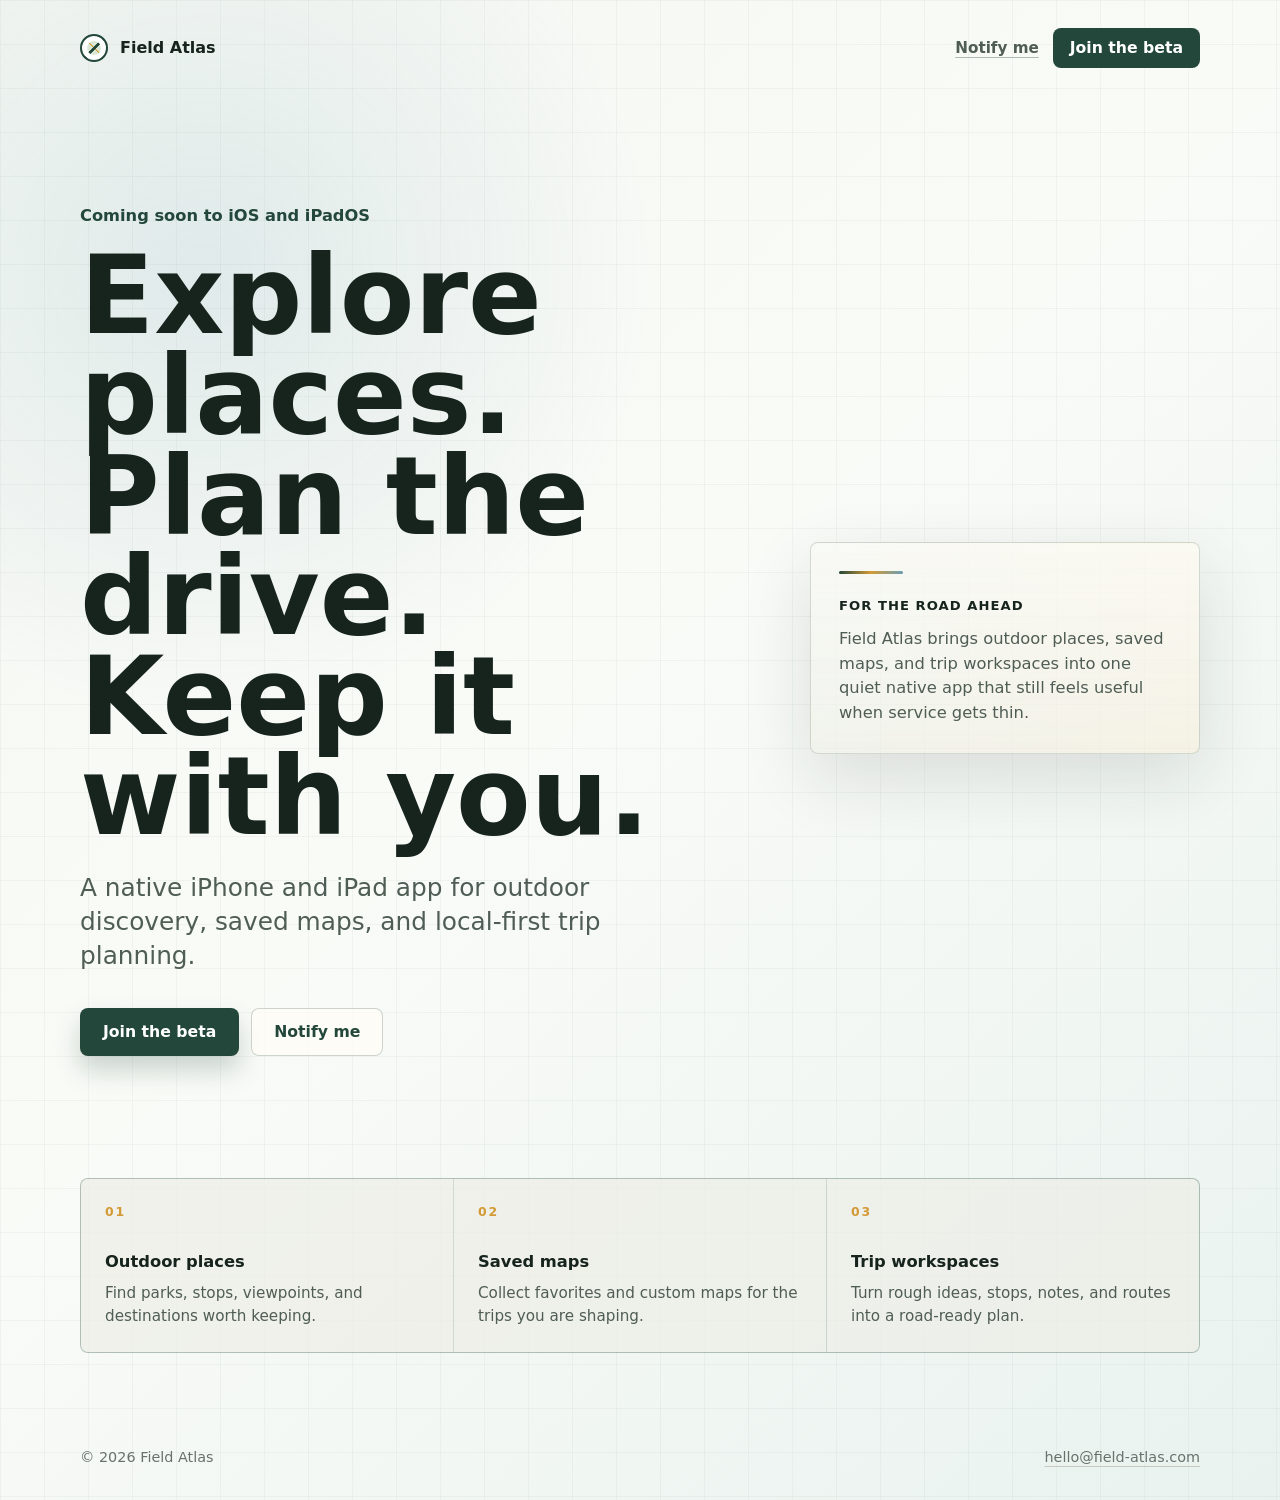
<file: index.html>
<!doctype html>
<html lang="en">
  <head>
    <meta charset="utf-8">
    <meta name="viewport" content="width=device-width, initial-scale=1">
    <title>Field Atlas - Outdoor trips, saved maps, and local-first planning</title>
    <meta
      name="description"
      content="Outdoor trips, saved maps, and local-first planning for iPhone and iPad. Field Atlas is coming soon to iOS and iPadOS."
    >
    <meta name="theme-color" content="#23473a">
    <meta property="og:title" content="Field Atlas">
    <meta property="og:site_name" content="Field Atlas">
    <meta property="og:url" content="https://www.field-atlas.com/">
    <meta
      property="og:description"
      content="Outdoor trips, saved maps, and local-first planning for iPhone and iPad."
    >
    <meta property="og:type" content="website">
    <meta property="og:image" content="https://www.field-atlas.com/assets/field-atlas-preview-v3.png">
    <meta property="og:image:secure_url" content="https://www.field-atlas.com/assets/field-atlas-preview-v3.png">
    <meta property="og:image:type" content="image/png">
    <meta property="og:image:width" content="1200">
    <meta property="og:image:height" content="630">
    <meta
      property="og:image:alt"
      content="Field Atlas preview with a field-guide map texture and the text Explore places. Plan the drive."
    >
    <meta name="twitter:card" content="summary_large_image">
    <meta name="twitter:title" content="Field Atlas">
    <meta
      name="twitter:description"
      content="Outdoor trips, saved maps, and local-first planning for iPhone and iPad."
    >
    <meta name="twitter:image" content="https://www.field-atlas.com/assets/field-atlas-preview-v3.png">
    <meta
      name="twitter:image:alt"
      content="Field Atlas preview with a field-guide map texture and the text Explore places. Plan the drive."
    >
    <link rel="canonical" href="https://www.field-atlas.com/">
    <link rel="image_src" href="https://www.field-atlas.com/assets/field-atlas-preview-v3.png">
    <link
      rel="icon"
      href='data:image/svg+xml,<svg xmlns="http://www.w3.org/2000/svg" viewBox="0 0 64 64"><rect width="64" height="64" rx="14" fill="%2323473a"/><path d="M16 42 29 16l6 20 13-8-13 20-6-20z" fill="%23ffffff"/><circle cx="43" cy="19" r="4" fill="%23d39a36"/></svg>'
    >
    <link rel="stylesheet" href="styles.css">
  </head>
  <body>
    <a class="skip-link" href="#main">Skip to content</a>

    <div class="site-shell">
      <header class="site-header" aria-label="Site header">
        <a class="brand" href="./" aria-label="Field Atlas home">
          <span class="brand-mark" aria-hidden="true"></span>
          <span>Field Atlas</span>
        </a>

        <nav class="header-actions" aria-label="Early access">
          <a
            class="text-link"
            href="mailto:hello@field-atlas.com?subject=Notify%20me%20about%20Field%20Atlas"
            data-cta="Notify me"
          >
            Notify me
          </a>
          <a
            class="button button-small"
            href="mailto:hello@field-atlas.com?subject=Field%20Atlas%20beta"
            data-cta="Join the beta"
          >
            Join the beta
          </a>
        </nav>
      </header>

      <main id="main" class="hero">
        <section class="hero-copy" aria-labelledby="hero-title">
          <p class="platform-line">Coming soon to iOS and iPadOS</p>
          <h1 id="hero-title">Explore places. Plan the drive. Keep it with you.</h1>
          <p class="hero-summary">
            A native iPhone and iPad app for outdoor discovery, saved maps, and
            local-first trip planning.
          </p>

          <div class="cta-row" aria-label="Field Atlas early access actions">
            <a
              class="button button-primary"
              href="mailto:hello@field-atlas.com?subject=Field%20Atlas%20beta"
              data-cta="Join the beta"
            >
              Join the beta
            </a>
            <a
              class="button button-secondary"
              href="mailto:hello@field-atlas.com?subject=Notify%20me%20about%20Field%20Atlas"
              data-cta="Notify me"
            >
              Notify me
            </a>
          </div>

          <p id="cta-status" class="cta-status" aria-live="polite"></p>
        </section>

        <section class="field-note" aria-label="Field Atlas focus">
          <p class="note-label">For the road ahead</p>
          <p>
            Field Atlas brings outdoor places, saved maps, and trip workspaces
            into one quiet native app that still feels useful when service gets
            thin.
          </p>
        </section>
      </main>

      <section class="feature-strip" aria-label="Field Atlas features">
        <article>
          <span class="feature-index">01</span>
          <h2>Outdoor places</h2>
          <p>Find parks, stops, viewpoints, and destinations worth keeping.</p>
        </article>
        <article>
          <span class="feature-index">02</span>
          <h2>Saved maps</h2>
          <p>Collect favorites and custom maps for the trips you are shaping.</p>
        </article>
        <article>
          <span class="feature-index">03</span>
          <h2>Trip workspaces</h2>
          <p>Turn rough ideas, stops, notes, and routes into a road-ready plan.</p>
        </article>
      </section>

      <footer class="site-footer">
        <span>&copy; <span id="year">2026</span> Field Atlas</span>
        <a href="mailto:hello@field-atlas.com">hello@field-atlas.com</a>
      </footer>
    </div>

    <script src="script.js"></script>
  </body>
</html>
</file>
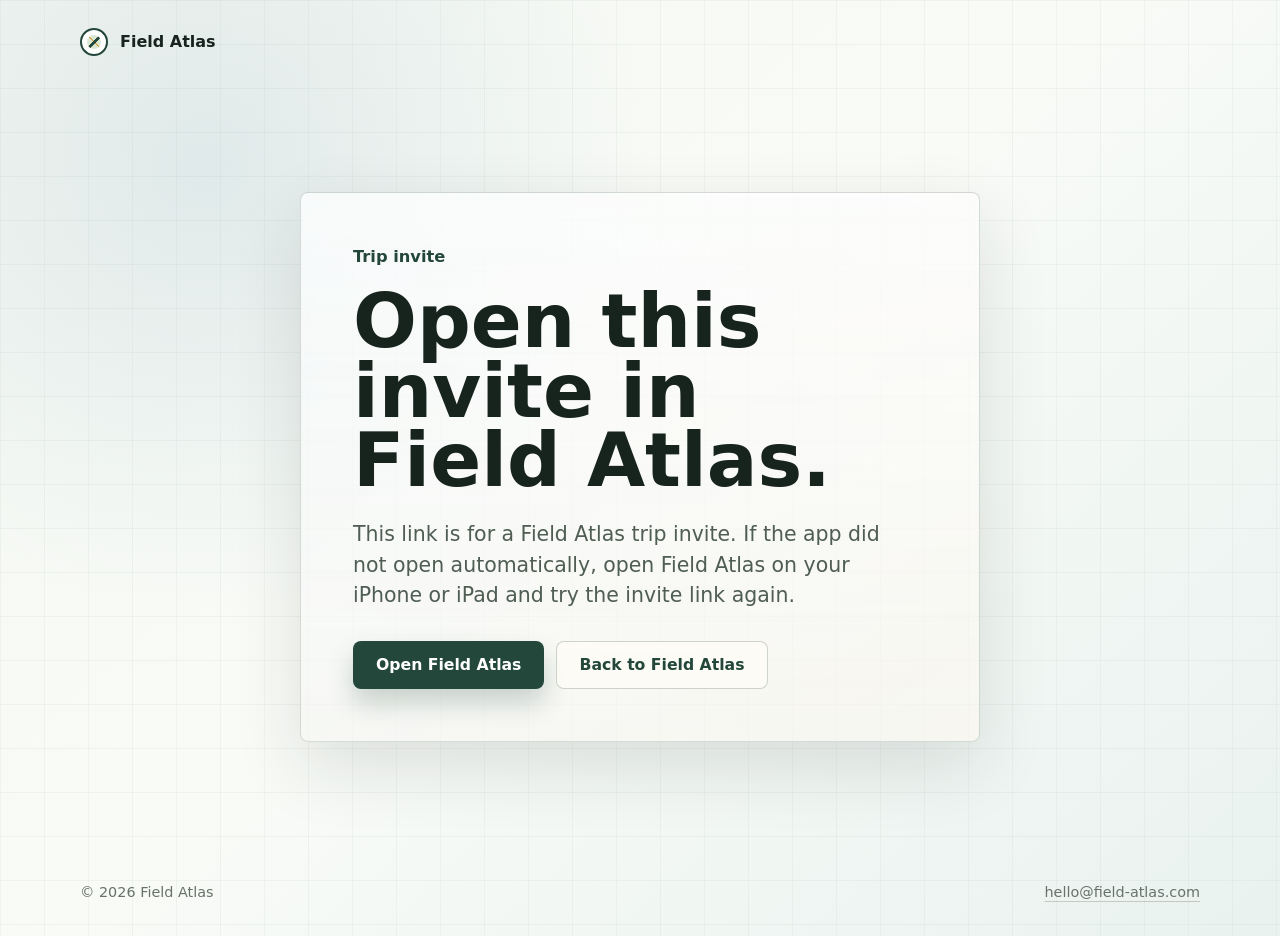
<file: invites/index.html>
<!doctype html>
<html lang="en">
  <head>
    <meta charset="utf-8">
    <meta name="viewport" content="width=device-width, initial-scale=1">
    <title>Field Atlas invite</title>
    <meta
      name="description"
      content="Open a shared Field Atlas trip invite on iPhone or iPad."
    >
    <meta name="robots" content="noindex">
    <meta name="theme-color" content="#23473a">
    <meta property="og:title" content="Field Atlas trip invite">
    <meta property="og:site_name" content="Field Atlas">
    <meta property="og:url" content="https://www.field-atlas.com/invites/">
    <meta
      property="og:description"
      content="Open a shared Field Atlas trip invite on iPhone or iPad."
    >
    <meta property="og:type" content="website">
    <meta property="og:image" content="https://www.field-atlas.com/assets/field-atlas-invite-preview-v2.png">
    <meta property="og:image:secure_url" content="https://www.field-atlas.com/assets/field-atlas-invite-preview-v2.png">
    <meta property="og:image:type" content="image/png">
    <meta property="og:image:width" content="1200">
    <meta property="og:image:height" content="630">
    <meta
      property="og:image:alt"
      content="Field Atlas trip invite preview with the text Open this trip in Field Atlas."
    >
    <meta name="twitter:card" content="summary_large_image">
    <meta name="twitter:title" content="Field Atlas trip invite">
    <meta
      name="twitter:description"
      content="Open a shared Field Atlas trip invite on iPhone or iPad."
    >
    <meta name="twitter:image" content="https://www.field-atlas.com/assets/field-atlas-invite-preview-v2.png">
    <meta
      name="twitter:image:alt"
      content="Field Atlas trip invite preview with the text Open this trip in Field Atlas."
    >
    <link rel="canonical" href="https://www.field-atlas.com/invites/">
    <link rel="image_src" href="https://www.field-atlas.com/assets/field-atlas-invite-preview-v2.png">
    <link
      rel="icon"
      href='data:image/svg+xml,<svg xmlns="http://www.w3.org/2000/svg" viewBox="0 0 64 64"><rect width="64" height="64" rx="14" fill="%2323473a"/><path d="M16 42 29 16l6 20 13-8-13 20-6-20z" fill="%23ffffff"/><circle cx="43" cy="19" r="4" fill="%23d39a36"/></svg>'
    >
    <link rel="stylesheet" href="../styles.css">
  </head>
  <body>
    <a class="skip-link" href="#main">Skip to content</a>

    <div class="site-shell invite-shell">
      <header class="site-header" aria-label="Site header">
        <a class="brand" href="../" aria-label="Field Atlas home">
          <span class="brand-mark" aria-hidden="true"></span>
          <span>Field Atlas</span>
        </a>
      </header>

      <main id="main" class="invite-page">
        <section class="invite-card" aria-labelledby="invite-title">
          <p class="platform-line">Trip invite</p>
          <h1 id="invite-title">Open this invite in Field Atlas.</h1>
          <p class="invite-summary">
            This link is for a Field Atlas trip invite. If the app did not open
            automatically, open Field Atlas on your iPhone or iPad and try the
            invite link again.
          </p>

          <div class="cta-row" aria-label="Invite actions">
            <a class="button button-primary" href="fieldatlas://invite" data-invite-open>
              Open Field Atlas
            </a>
            <a class="button button-secondary" href="../">
              Back to Field Atlas
            </a>
          </div>
        </section>
      </main>

      <footer class="site-footer">
        <span>&copy; <span id="year">2026</span> Field Atlas</span>
        <a href="mailto:hello@field-atlas.com">hello@field-atlas.com</a>
      </footer>
    </div>

    <script src="../script.js"></script>
  </body>
</html>
</file>
<file: styles.css>
:root {
  color-scheme: light;
  --ink: #17231d;
  --ink-soft: #4f5d54;
  --paper: #f4f7f2;
  --line: rgba(35, 71, 58, 0.18);
  --field: #23473a;
  --field-light: #dbe8d3;
  --sun: #d39a36;
  --sky: #6c9eb4;
  --stone: #68726b;
  --white: #ffffff;
  --shadow: 0 24px 70px rgba(23, 35, 29, 0.12);
  --radius: 8px;
  --max-width: 1120px;
}

* {
  box-sizing: border-box;
}

html {
  min-height: 100%;
  background: var(--paper);
}

body {
  min-height: 100vh;
  margin: 0;
  color: var(--ink);
  font-family: ui-sans-serif, system-ui, -apple-system, BlinkMacSystemFont, "Segoe UI", sans-serif;
  line-height: 1.5;
  background:
    linear-gradient(rgba(35, 71, 58, 0.045) 1px, transparent 1px),
    linear-gradient(90deg, rgba(35, 71, 58, 0.04) 1px, transparent 1px),
    radial-gradient(circle at 16% 18%, rgba(108, 158, 180, 0.16), transparent 28rem),
    linear-gradient(138deg, var(--paper) 0%, #f9fbf7 46%, #e9f2ef 100%);
  background-size: 44px 44px, 44px 44px, auto, auto;
}

body::before {
  position: fixed;
  inset: 0;
  z-index: -1;
  pointer-events: none;
  content: "";
  background:
    repeating-linear-gradient(
      155deg,
      transparent 0,
      transparent 38px,
      rgba(131, 120, 104, 0.08) 39px,
      transparent 42px
    );
  mask-image: linear-gradient(to bottom, rgba(0, 0, 0, 0.7), transparent 74%);
}

a {
  color: inherit;
}

.skip-link {
  position: absolute;
  top: 12px;
  left: 12px;
  z-index: 3;
  padding: 10px 14px;
  color: var(--white);
  background: var(--field);
  border-radius: var(--radius);
  transform: translateY(-140%);
}

.skip-link:focus {
  transform: translateY(0);
}

.site-shell {
  width: min(100% - 32px, var(--max-width));
  min-height: 100vh;
  margin: 0 auto;
  display: flex;
  flex-direction: column;
}

.site-header {
  display: flex;
  align-items: center;
  justify-content: space-between;
  gap: 24px;
  padding: 28px 0 18px;
}

.brand,
.header-actions,
.cta-row,
.site-footer {
  display: flex;
  align-items: center;
}

.brand {
  flex-shrink: 0;
  gap: 12px;
  text-decoration: none;
  font-weight: 760;
  letter-spacing: 0;
  white-space: nowrap;
}

.brand-mark {
  width: 28px;
  height: 28px;
  border: 2px solid var(--field);
  border-radius: 50%;
  background:
    linear-gradient(135deg, transparent 46%, var(--field) 48%, var(--field) 54%, transparent 56%),
    linear-gradient(45deg, transparent 48%, var(--sun) 50%, transparent 54%),
    var(--field-light);
  box-shadow: inset 0 0 0 5px var(--white);
}

.header-actions {
  flex-shrink: 0;
  gap: 14px;
}

.text-link {
  color: var(--ink-soft);
  font-size: 0.95rem;
  font-weight: 680;
  text-decoration-color: rgba(35, 71, 58, 0.35);
  text-underline-offset: 4px;
  white-space: nowrap;
}

.text-link:hover {
  color: var(--field);
}

.button {
  display: inline-flex;
  min-height: 48px;
  align-items: center;
  justify-content: center;
  padding: 0 22px;
  border: 1px solid transparent;
  border-radius: var(--radius);
  font-size: 0.98rem;
  font-weight: 760;
  line-height: 1;
  text-decoration: none;
  white-space: nowrap;
  transition:
    background-color 160ms ease,
    border-color 160ms ease,
    color 160ms ease,
    transform 160ms ease;
}

.button:hover {
  transform: translateY(-1px);
}

.button-small {
  min-height: 40px;
  padding-inline: 16px;
  color: var(--white);
  background: var(--field);
}

.button-primary {
  color: var(--white);
  background: var(--field);
  box-shadow: 0 14px 26px rgba(35, 71, 58, 0.22);
}

.button-primary:hover,
.button-small:hover {
  background: #1b382e;
}

.button-secondary {
  color: var(--field);
  background: rgba(255, 253, 247, 0.72);
  border-color: rgba(35, 71, 58, 0.22);
}

.button-secondary:hover {
  border-color: rgba(35, 71, 58, 0.45);
  background: var(--white);
}

:focus-visible {
  outline: 3px solid rgba(211, 154, 54, 0.72);
  outline-offset: 4px;
}

.hero {
  flex: 1;
  display: grid;
  grid-template-columns: minmax(0, 1fr) minmax(280px, 390px);
  align-items: center;
  gap: clamp(36px, 7vw, 92px);
  padding: clamp(56px, 10vw, 118px) 0 clamp(44px, 8vw, 86px);
}

.hero-copy {
  max-width: 760px;
}

.platform-line {
  margin: 0 0 18px;
  color: var(--field);
  font-size: clamp(0.95rem, 0.92rem + 0.12vw, 1.02rem);
  font-weight: 760;
}

h1,
h2,
p {
  margin-top: 0;
}

h1 {
  max-width: 12ch;
  margin-bottom: 24px;
  font-size: clamp(3.2rem, 9vw, 6.8rem);
  line-height: 0.92;
  letter-spacing: 0;
}

.hero-summary {
  max-width: 620px;
  margin-bottom: 34px;
  color: var(--ink-soft);
  font-size: clamp(1.16rem, 1.02rem + 0.7vw, 1.55rem);
  line-height: 1.38;
}

.cta-row {
  flex-wrap: wrap;
  gap: 12px;
}

.cta-status {
  min-height: 1.35em;
  margin: 16px 0 0;
  color: var(--stone);
  font-size: 0.95rem;
}

.field-note {
  position: relative;
  padding: 28px;
  border: 1px solid var(--line);
  border-radius: var(--radius);
  background:
    linear-gradient(180deg, rgba(255, 253, 247, 0.78), rgba(255, 253, 247, 0.46)),
    linear-gradient(135deg, rgba(108, 158, 180, 0.16), rgba(211, 154, 54, 0.16));
  box-shadow: var(--shadow);
}

.field-note::before {
  display: block;
  width: 64px;
  height: 3px;
  margin-bottom: 22px;
  background: linear-gradient(90deg, var(--field), var(--sun), var(--sky));
  border-radius: 999px;
  content: "";
}

.field-note p {
  margin-bottom: 0;
  color: var(--ink-soft);
  font-size: 1.02rem;
}

.field-note .note-label {
  margin-bottom: 12px;
  color: var(--ink);
  font-size: 0.82rem;
  font-weight: 780;
  letter-spacing: 0.08em;
  text-transform: uppercase;
}

.feature-strip {
  display: grid;
  grid-template-columns: repeat(3, minmax(0, 1fr));
  gap: 1px;
  overflow: hidden;
  margin: 0 0 clamp(34px, 6vw, 72px);
  border: 1px solid var(--line);
  border-radius: var(--radius);
  background: var(--line);
}

.feature-strip article {
  padding: 24px;
  background: rgba(255, 253, 247, 0.68);
}

.feature-index {
  display: block;
  margin-bottom: 28px;
  color: var(--sun);
  font-size: 0.78rem;
  font-weight: 800;
  letter-spacing: 0.14em;
}

.feature-strip h2 {
  margin-bottom: 8px;
  font-size: 1.02rem;
  letter-spacing: 0;
}

.feature-strip p {
  margin-bottom: 0;
  color: var(--ink-soft);
  font-size: 0.95rem;
}

.site-footer {
  justify-content: space-between;
  gap: 16px;
  padding: 22px 0 32px;
  color: var(--stone);
  font-size: 0.9rem;
}

.site-footer a {
  text-decoration-color: rgba(131, 120, 104, 0.35);
  text-underline-offset: 4px;
}

.invite-shell {
  justify-content: space-between;
}

.invite-page {
  flex: 1;
  display: grid;
  place-items: center;
  padding: clamp(54px, 12vw, 118px) 0;
}

.invite-card {
  width: min(100%, 680px);
  padding: clamp(28px, 6vw, 52px);
  border: 1px solid var(--line);
  border-radius: var(--radius);
  background:
    linear-gradient(180deg, rgba(255, 255, 255, 0.84), rgba(255, 255, 255, 0.58)),
    linear-gradient(135deg, rgba(108, 158, 180, 0.14), rgba(211, 154, 54, 0.12));
  box-shadow: var(--shadow);
}

.invite-card h1 {
  max-width: 10ch;
  font-size: clamp(2.7rem, 8vw, 4.7rem);
}

.invite-summary {
  max-width: 560px;
  margin-bottom: 30px;
  color: var(--ink-soft);
  font-size: clamp(1.08rem, 1rem + 0.38vw, 1.28rem);
}

@media (max-width: 760px) {
  .site-shell {
    width: min(100% - 24px, var(--max-width));
  }

  .site-header {
    padding-top: 20px;
  }

  .hero {
    grid-template-columns: 1fr;
    align-items: start;
    gap: 36px;
    padding-top: 34px;
  }

  h1 {
    max-width: none;
    font-size: clamp(2.1rem, 8.2vw, 2.55rem);
    line-height: 1;
  }

  .hero-summary {
    font-size: 1.13rem;
  }

  .field-note {
    padding: 22px;
  }

  .feature-strip {
    grid-template-columns: 1fr;
  }

  .site-footer {
    align-items: flex-start;
    flex-direction: column;
  }

  .invite-page {
    place-items: start;
    padding-top: 48px;
  }

  .invite-card h1 {
    max-width: none;
    font-size: clamp(2.25rem, 11vw, 3rem);
    line-height: 1;
  }
}

@media (max-width: 430px) {
  .site-header {
    align-items: flex-start;
    gap: 14px;
  }

  .brand {
    gap: 9px;
  }

  .brand-mark {
    width: 24px;
    height: 24px;
  }

  .text-link {
    font-size: 0.88rem;
  }

  .site-header .text-link {
    display: none;
  }

  .header-actions {
    gap: 10px;
  }

  .button-small {
    width: auto;
    min-height: 38px;
    padding-inline: 12px;
    font-size: 0.9rem;
  }

  .cta-row .button {
    width: 100%;
  }

  .cta-row {
    width: 100%;
  }
}

@media (max-width: 340px) {
  .header-actions {
    flex-direction: column;
    align-items: flex-end;
    gap: 8px;
  }
}

@media (prefers-reduced-motion: reduce) {
  *,
  *::before,
  *::after {
    scroll-behavior: auto !important;
    transition-duration: 0.01ms !important;
    animation-duration: 0.01ms !important;
    animation-iteration-count: 1 !important;
  }
}
</file>
